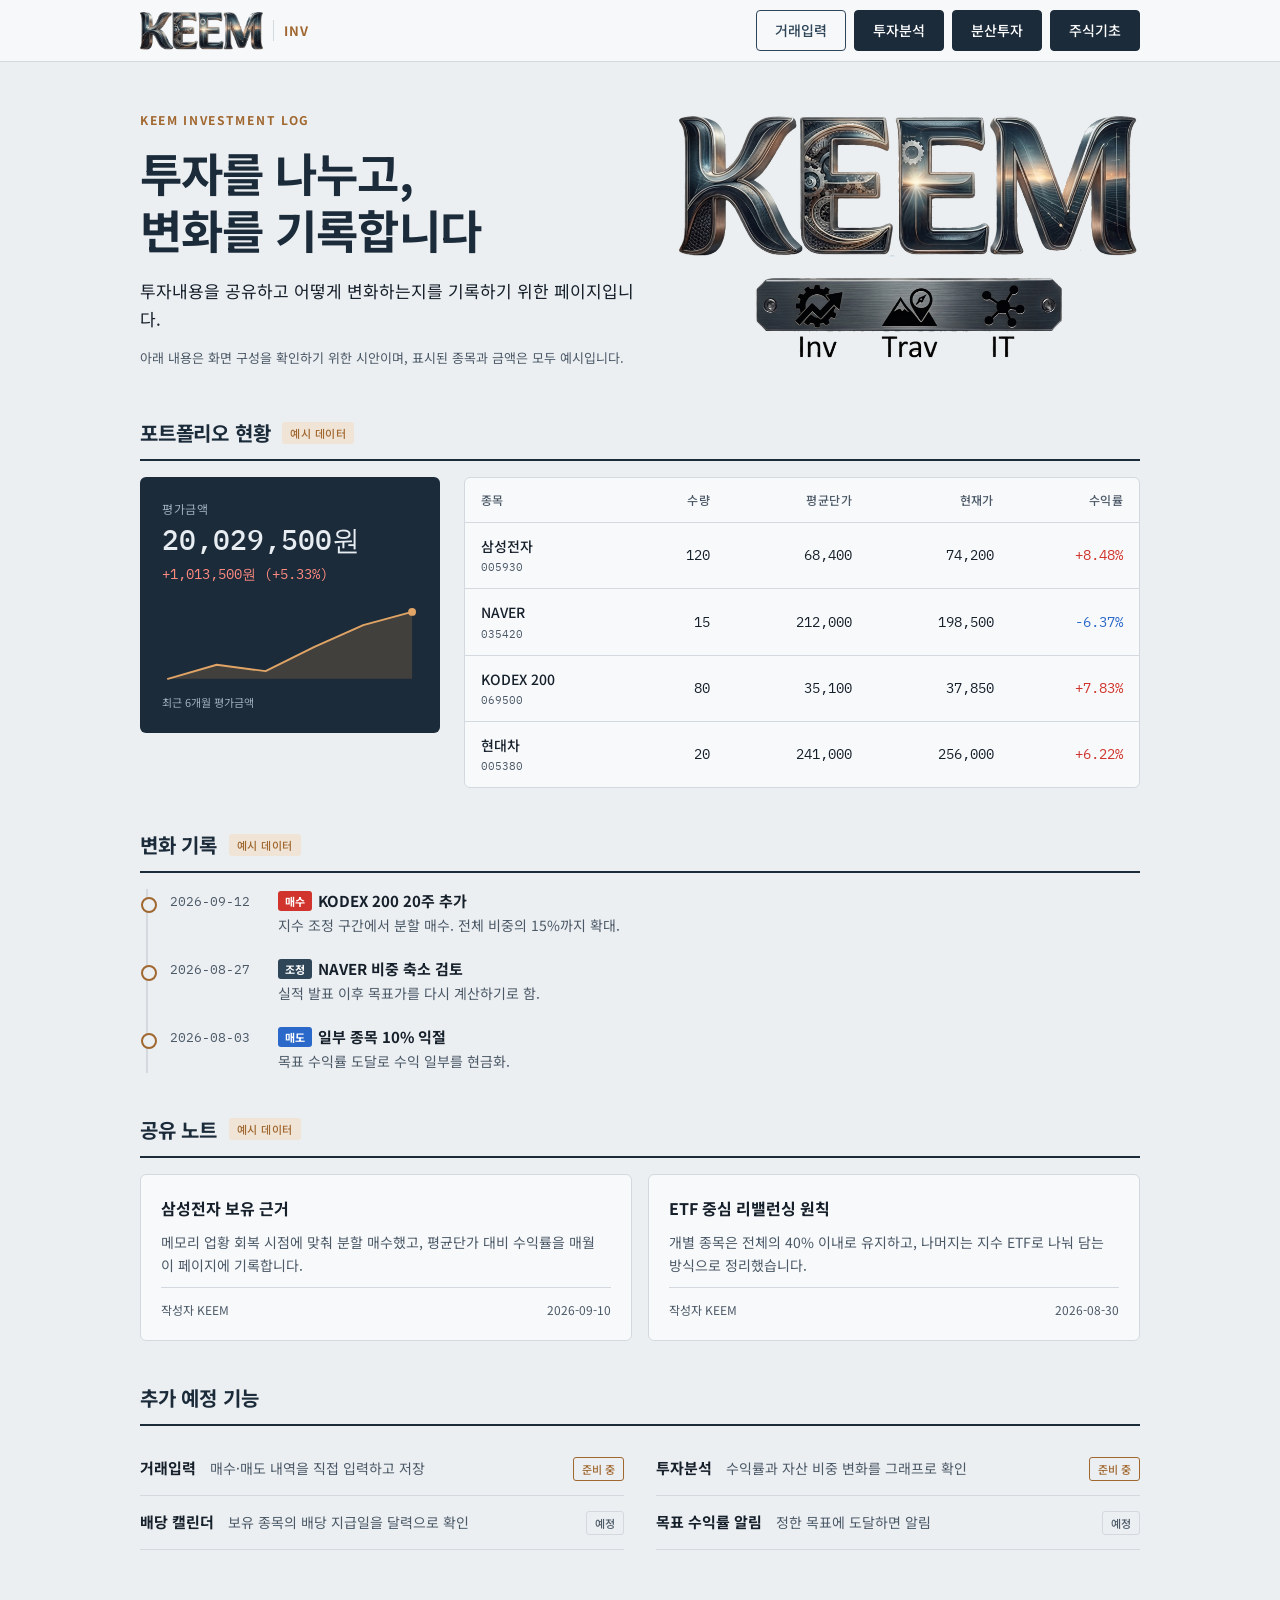
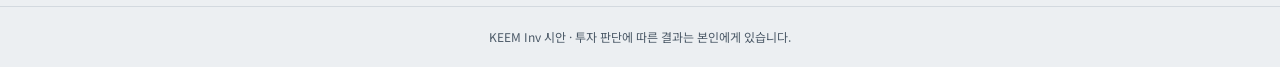
<file: index.html>
<!doctype html>
<html lang="ko">
<head>
  <meta charset="utf-8">
  <meta name="viewport" content="width=device-width, initial-scale=1">
  <title>KEEM Inv - 투자 기록 노트</title>
  <link rel="preconnect" href="https://fonts.googleapis.com">
  <link rel="preconnect" href="https://fonts.gstatic.com" crossorigin>
  <link href="https://fonts.googleapis.com/css2?family=IBM+Plex+Mono:wght@400;500&family=Noto+Sans+KR:wght@400;500;700&display=swap" rel="stylesheet">
  <link rel="icon" href="KEEM_mark.png">
  <link rel="stylesheet" href="style.css">
</head>
<body>

  <header class="topbar">
    <div class="topbar-inner">
      <a class="brand" href="index.html" aria-label="KEEM 홈">
        <span class="brand-mark"><img src="KEEM_mark.png" alt="KEEM"></span>
        <span class="brand-sub">Inv</span>
      </a>
      <nav class="actions" aria-label="주요 메뉴">
        <button type="button" class="btn btn-ghost" data-page="trade">거래입력</button>
        <a class="btn btn-solid" href="simulate.html">투자분석</a>
        <a class="btn btn-solid" href="asset_invest.html">분산투자</a>
        <a class="btn btn-solid" href="stock_element.html">주식기초</a>
      </nav>
    </div>
  </header>

  <main>

    <!-- 1. 소개 -->
    <section class="hero">
      <div class="hero-text">
        <p class="eyebrow">KEEM Investment Log</p>
        <h1>투자를 나누고,<br>변화를 기록합니다</h1>
        <p class="lead">투자내용을 공유하고 어떻게 변화하는지를 기록하기 위한 페이지입니다.</p>
        <p class="hero-note">아래 내용은 화면 구성을 확인하기 위한 시안이며, 표시된 종목과 금액은 모두 예시입니다.</p>
      </div>
      <div class="hero-logo">
        <img src="KEEM_logo_web.png" alt="KEEM 로고. 하단에 Inv, Trav, IT 세 영역이 표시되어 있습니다.">
      </div>
    </section>

    <!-- 2. 포트폴리오 현황 -->
    <section class="block" aria-labelledby="h-portfolio">
      <div class="block-head">
        <h2 id="h-portfolio">포트폴리오 현황</h2>
        <span class="tag">예시 데이터</span>
      </div>

      <div class="portfolio">
        <div class="summary">
          <p class="label">평가금액</p>
          <p class="total num" id="total-value">-</p>
          <p class="delta num" id="total-delta">-</p>
          <div class="spark" id="spark" role="img" aria-label="최근 6개월 평가금액 추이"></div>
          <p class="spark-cap">최근 6개월 평가금액</p>
        </div>

        <div class="table-wrap">
          <table>
            <thead>
              <tr>
                <th scope="col">종목</th>
                <th scope="col" class="r">수량</th>
                <th scope="col" class="r">평균단가</th>
                <th scope="col" class="r">현재가</th>
                <th scope="col" class="r">수익률</th>
              </tr>
            </thead>
            <tbody id="holdings"></tbody>
          </table>
        </div>
      </div>
    </section>

    <!-- 3. 변화 기록 -->
    <section class="block" aria-labelledby="h-log">
      <div class="block-head">
        <h2 id="h-log">변화 기록</h2>
        <span class="tag">예시 데이터</span>
      </div>
      <ol class="timeline" id="timeline"></ol>
    </section>

    <!-- 4. 공유 노트 -->
    <section class="block" aria-labelledby="h-notes">
      <div class="block-head">
        <h2 id="h-notes">공유 노트</h2>
        <span class="tag">예시 데이터</span>
      </div>
      <div class="notes" id="notes"></div>
    </section>

    <!-- 5. 추가 예정 -->
    <section class="block" aria-labelledby="h-next">
      <div class="block-head">
        <h2 id="h-next">추가 예정 기능</h2>
      </div>
      <ul class="roadmap" id="roadmap"></ul>
    </section>

  </main>

  <footer class="footer">
    <p>KEEM Inv 시안 · 투자 판단에 따른 결과는 본인에게 있습니다.</p>
  </footer>

  <div class="toast" id="toast" role="status" aria-live="polite" hidden></div>

  <script src="script.js"></script>
</body>
</html>
</file>
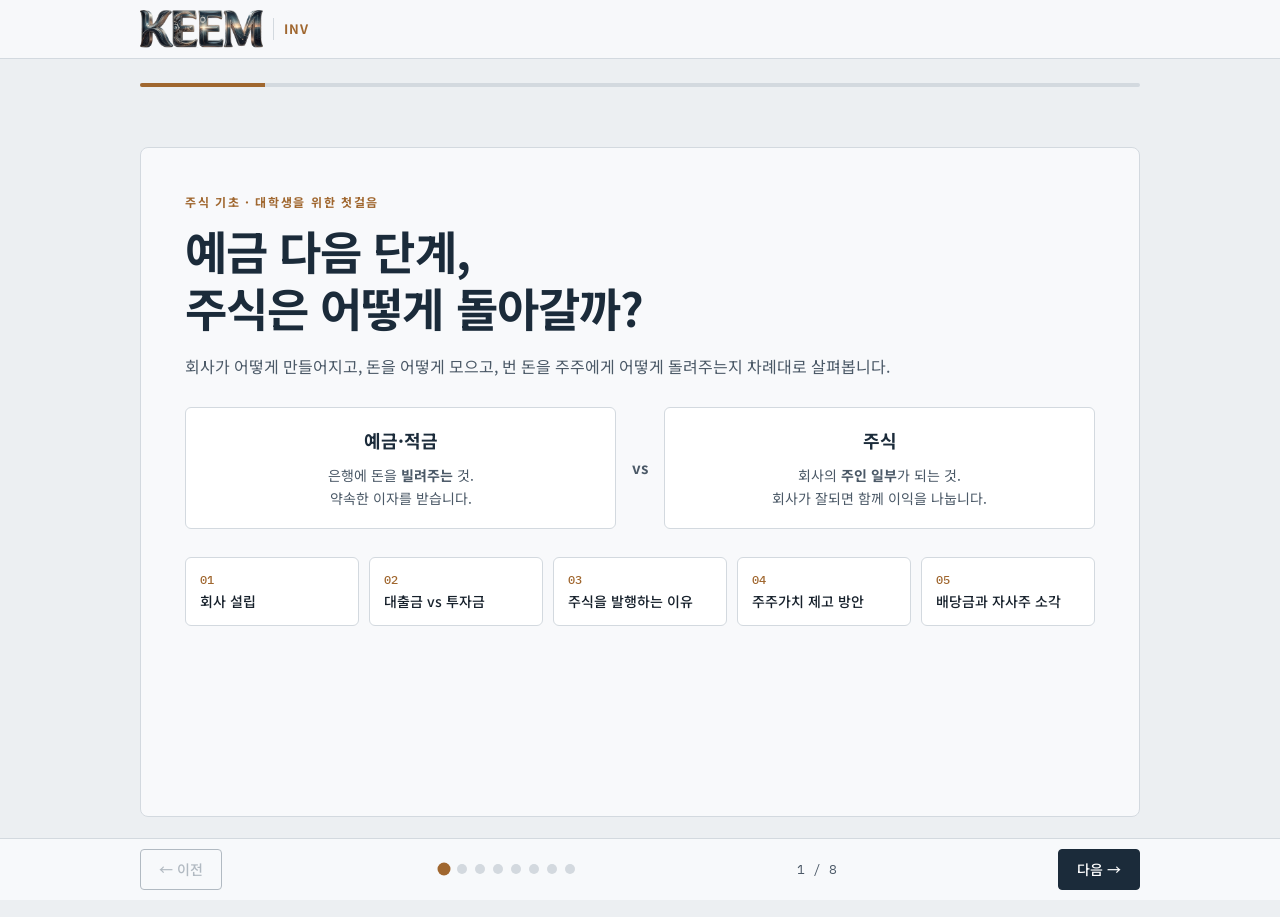
<file: stock_element.html>
<!doctype html>
<html lang="ko">
<head>
  <meta charset="utf-8">
  <meta name="viewport" content="width=device-width, initial-scale=1">
  <title>KEEM Inv - 주식 기초</title>
  <link rel="preconnect" href="https://fonts.googleapis.com">
  <link rel="preconnect" href="https://fonts.gstatic.com" crossorigin>
  <link href="https://fonts.googleapis.com/css2?family=IBM+Plex+Mono:wght@400;500&family=Noto+Sans+KR:wght@400;500;700&display=swap" rel="stylesheet">
  <link rel="icon" href="KEEM_mark.png">
  <link rel="stylesheet" href="style.css">
  <style>
    @property --p {
      syntax: "<number>";
      inherits: false;
      initial-value: 0;
    }

    :root {
      --green: #2f8a5b;
      --bank: #5b6b7a;
    }

    /* ---------- 슬라이드 틀 ---------- */
    .deck {
      max-width: var(--maxw);
      margin: 0 auto;
      padding: 24px var(--gutter) 100px;
    }

    .progress {
      height: 4px;
      background: var(--line);
      border-radius: 2px;
      overflow: hidden;
      margin-bottom: 20px;
    }
    .progress span {
      display: block;
      height: 100%;
      width: 0;
      background: var(--bronze);
      transition: width 0.4s ease;
    }

    .slide {
      display: none;
      background: var(--surface);
      border: 1px solid var(--line);
      border-radius: 8px;
      padding: clamp(20px, 4vw, 44px);
      min-height: calc(100vh - 230px);
    }
    .slide.active {
      display: flex;
      flex-direction: column;
      animation: slide-in 0.5s ease both;
    }
    .slide.active.back { animation-name: slide-in-back; }

    @keyframes slide-in {
      from { opacity: 0; transform: translateX(40px); }
      to   { opacity: 1; transform: none; }
    }
    @keyframes slide-in-back {
      from { opacity: 0; transform: translateX(-40px); }
      to   { opacity: 1; transform: none; }
    }

    .kicker {
      font-size: 12px;
      font-weight: 700;
      letter-spacing: 0.14em;
      color: var(--bronze);
      margin-bottom: 10px;
    }

    .slide h2 {
      font-size: clamp(22px, 3.4vw, 32px);
      line-height: 1.3;
      margin-bottom: 10px;
      text-wrap: balance;
    }

    .intro {
      color: var(--ink-soft);
      font-size: 16px;
      max-width: 46em;
      margin-bottom: 28px;
    }

    .slide-body { flex: 1 0 auto; }

    /* 슬라이드가 열릴 때 순서대로 나타나는 요소 */
    .rv {
      opacity: 0;
      transform: translateY(16px);
      transition: opacity 0.5s ease, transform 0.5s ease;
      transition-delay: calc(var(--d, 0) * 0.18s + 0.15s);
    }
    .slide.active .rv { opacity: 1; transform: none; }

    /* ---------- 하단 조작 바 ---------- */
    .controls {
      position: fixed;
      left: 0;
      right: 0;
      bottom: 0;
      z-index: 10;
      background: rgba(248, 249, 251, 0.95);
      backdrop-filter: blur(8px);
      border-top: 1px solid var(--line);
    }
    .controls-inner {
      max-width: var(--maxw);
      margin: 0 auto;
      padding: 10px var(--gutter);
      display: flex;
      align-items: center;
      justify-content: space-between;
      gap: 12px;
    }
    .dots { display: flex; gap: 8px; flex-wrap: wrap; justify-content: center; }
    .dot {
      width: 10px;
      height: 10px;
      padding: 0;
      border-radius: 50%;
      border: 0;
      background: var(--line);
      cursor: pointer;
      transition: background-color 0.2s, transform 0.2s;
    }
    .dot.on { background: var(--bronze); transform: scale(1.3); }
    .counter { font-family: var(--font-num); font-size: 13px; color: var(--ink-soft); min-width: 48px; text-align: center; }
    .btn:disabled { opacity: 0.35; cursor: default; pointer-events: none; }

    /* ---------- 공통 카드 ---------- */
    .cols { display: grid; gap: 16px; }
    .cols-2 { grid-template-columns: repeat(2, minmax(0, 1fr)); }
    .cols-3 { grid-template-columns: repeat(3, minmax(0, 1fr)); }
    .cols-4 { grid-template-columns: repeat(4, minmax(0, 1fr)); }

    .box {
      background: #fff;
      border: 1px solid var(--line);
      border-radius: 6px;
      padding: 18px;
    }
    .box h3 { font-size: 16px; margin-bottom: 8px; color: var(--steel-deep); }
    .box p, .box li { font-size: 14px; color: var(--ink-soft); }
    .box li + li { margin-top: 6px; }

    .pro h3 { color: var(--green); }
    .con h3 { color: var(--up); }
    .pro { border-top: 3px solid var(--green); }
    .con { border-top: 3px solid var(--up); }
    .pro li::before { content: "＋ "; color: var(--green); font-weight: 700; }
    .con li::before { content: "－ "; color: var(--up); font-weight: 700; }

    .point {
      margin-top: 22px;
      padding: 14px 18px;
      background: var(--bronze-soft);
      border-left: 4px solid var(--bronze);
      border-radius: 4px;
      font-size: 15px;
    }

    .big-num {
      font-family: var(--font-num);
      font-weight: 500;
      color: var(--steel-deep);
    }

    /* ---------- 용어 표시와 하단 용어 설명 ---------- */
    .t { font-weight: 700; color: var(--steel-deep); }
    .t sup {
      font-family: var(--font-num);
      font-size: 10px;
      font-weight: 500;
      color: var(--bronze);
      margin-left: 1px;
    }
    .glossary {
      margin-top: 32px;
      padding-top: 14px;
      border-top: 1px dashed var(--line);
      font-size: 12.5px;
      color: var(--ink-soft);
      display: grid;
      grid-template-columns: repeat(2, minmax(0, 1fr));
      gap: 6px 28px;
    }
    .glossary li { display: flex; gap: 6px; }
    .glossary .n { font-family: var(--font-num); color: var(--bronze); flex: 0 0 auto; }
    .glossary b { color: var(--ink); font-weight: 500; }

    /* ---------- 1. 표지 ---------- */
    .cover { justify-content: center; }
    .cover h1 { margin-bottom: 16px; }
    .vs {
      display: grid;
      grid-template-columns: 1fr auto 1fr;
      gap: 16px;
      align-items: stretch;
      margin: 8px 0 28px;
    }
    .vs .mid { align-self: center; font-weight: 700; color: var(--ink-soft); }
    .vs .box { text-align: center; }
    .vs .box h3 { font-size: 18px; }
    .agenda { display: grid; grid-template-columns: repeat(5, minmax(0, 1fr)); gap: 10px; }
    .agenda button {
      font: inherit;
      text-align: left;
      background: #fff;
      border: 1px solid var(--line);
      border-radius: 6px;
      padding: 12px 14px;
      cursor: pointer;
      font-size: 14px;
      font-weight: 500;
      color: var(--ink);
      transition: border-color 0.15s, transform 0.15s;
    }
    .agenda button:hover { border-color: var(--bronze); transform: translateY(-2px); }
    .agenda button span { display: block; font-family: var(--font-num); font-size: 12px; color: var(--bronze); }

    /* ---------- 2. 회사 설립 ---------- */
    .steps { display: grid; grid-template-columns: repeat(4, minmax(0, 1fr)); gap: 14px; position: relative; }
    .step { position: relative; text-align: center; }
    .step .ico {
      width: 64px;
      height: 64px;
      margin: 0 auto 12px;
      border-radius: 50%;
      background: var(--steel-deep);
      display: grid;
      place-items: center;
      color: #fff;
    }
    .step .ico svg { width: 30px; height: 30px; }
    .step .no { font-family: var(--font-num); font-size: 12px; color: var(--bronze); }
    .step h3 { font-size: 16px; margin: 2px 0 6px; }
    .step p { font-size: 13.5px; color: var(--ink-soft); }
    .step:not(:last-child)::after {
      content: "";
      position: absolute;
      top: 32px;
      left: calc(50% + 40px);
      width: calc(100% - 66px);
      height: 2px;
      background: var(--line);
    }

    .own-row { display: grid; grid-template-columns: minmax(0, 1fr) minmax(0, 1.2fr); gap: 24px; align-items: center; margin-top: 30px; }
    .grid100 { display: grid; grid-template-columns: repeat(20, 1fr); gap: 3px; }
    .grid100 i {
      aspect-ratio: 1;
      border-radius: 2px;
      background: var(--line);
      transition: background-color 0.3s, opacity 0.4s, transform 0.4s;
    }
    .grid100 i.a { background: var(--steel); }
    .grid100 i.b { background: var(--bronze); }

    /* ---------- 3. 대출 vs 투자 ---------- */
    .toggle { display: inline-flex; border: 1px solid var(--steel); border-radius: 4px; overflow: hidden; margin-bottom: 14px; }
    .toggle button {
      font: inherit;
      font-size: 14px;
      padding: 7px 16px;
      border: 0;
      background: transparent;
      color: var(--steel);
      cursor: pointer;
    }
    .toggle button.on { background: var(--steel-deep); color: #fff; }

    .bs { display: grid; grid-template-columns: 1fr 1fr; gap: 6px; height: 190px; }
    .bs-col { display: flex; flex-direction: column; gap: 4px; }
    .bs-caps { display: grid; grid-template-columns: 1fr 1fr; gap: 6px; }
    .bs-cap { font-size: 12px; color: var(--ink-soft); text-align: center; margin-top: 6px; }
    .bs-bar {
      display: grid;
      place-items: center;
      color: #fff;
      font-size: 13px;
      font-weight: 500;
      text-align: center;
      border-radius: 4px;
      overflow: hidden;
      transition: flex-grow 0.6s ease;
      flex-basis: 0;
      min-height: 0;
    }
    .bs-asset { flex: 1; background: var(--steel); }
    .bs-debt { background: var(--bank); }
    .bs-eq { background: var(--bronze); }

    .cmp { width: 100%; border-collapse: collapse; font-size: 14px; background: #fff; border: 1px solid var(--line); border-radius: 6px; }
    .cmp th, .cmp td { white-space: normal; padding: 11px 14px; vertical-align: top; }
    .cmp thead th { font-size: 13px; font-weight: 700; color: #fff; letter-spacing: 0; }
    .cmp thead th:nth-child(2) { background: var(--bank); }
    .cmp thead th:nth-child(3) { background: var(--bronze); }
    .cmp thead th:first-child { background: var(--steel-deep); }
    .cmp tbody th { font-size: 13px; color: var(--ink); font-weight: 700; width: 22%; }
    .cmp td { color: var(--ink-soft); }
    .cmp tbody tr { opacity: 0; transform: translateX(-12px); transition: opacity 0.4s, transform 0.4s; }
    .slide.active .cmp tbody tr { opacity: 1; transform: none; }
    .cmp tbody tr:nth-child(1) { transition-delay: 0.3s; }
    .cmp tbody tr:nth-child(2) { transition-delay: 0.45s; }
    .cmp tbody tr:nth-child(3) { transition-delay: 0.6s; }
    .cmp tbody tr:nth-child(4) { transition-delay: 0.75s; }
    .cmp tbody tr:nth-child(5) { transition-delay: 0.9s; }
    .cmp tbody tr:nth-child(6) { transition-delay: 1.05s; }

    .loan-row { display: grid; grid-template-columns: minmax(0, 1fr) minmax(0, 1.6fr); gap: 24px; align-items: start; }

    /* ---------- 4. 주식 발행 / 지분 희석 ---------- */
    .dilute { display: grid; grid-template-columns: auto auto auto; gap: 18px; align-items: center; justify-content: center; margin-bottom: 26px; }
    .donut {
      --p: 0;
      width: 150px;
      height: 150px;
      border-radius: 50%;
      background: conic-gradient(var(--steel) calc(var(--p) * 1%), var(--bronze) 0);
      display: grid;
      place-items: center;
      transition: --p 1.2s ease;
    }
    .donut::before {
      content: "";
      grid-area: 1 / 1;
      width: 96px;
      height: 96px;
      border-radius: 50%;
      background: var(--surface);
    }
    .donut b {
      grid-area: 1 / 1;
      position: relative;
      font-family: var(--font-num);
      font-size: 20px;
      font-weight: 500;
      color: var(--steel-deep);
    }
    .donut-cap { text-align: center; font-size: 13px; color: var(--ink-soft); margin-top: 8px; }
    .arrow { font-size: 26px; color: var(--ink-soft); }
    .legend { display: flex; gap: 14px; justify-content: center; font-size: 12.5px; color: var(--ink-soft); margin-top: 6px; }
    .legend i { display: inline-block; width: 10px; height: 10px; border-radius: 2px; margin-right: 5px; vertical-align: -1px; }

    /* ---------- 5. 주주가치 제고 ---------- */
    .flow { display: grid; grid-template-columns: auto 1fr; gap: 20px; align-items: center; margin-bottom: 24px; }
    .flow-src {
      background: var(--steel-deep);
      color: #fff;
      border-radius: 6px;
      padding: 16px 20px;
      text-align: center;
      font-weight: 700;
    }
    .flow-src small { display: block; font-weight: 400; font-size: 12px; color: #9fb0bf; }
    .flow-src .t { color: #fff; font-weight: 400; }
    .flow-out { display: grid; gap: 8px; }
    .flow-line { display: flex; align-items: center; gap: 10px; font-size: 14px; }
    .flow-line .bar {
      height: 26px;
      border-radius: 3px;
      width: 0;
      transition: width 0.9s ease;
      flex: 0 0 auto;
    }
    .slide.active .flow-line .bar { width: var(--w); }
    .flow-line:nth-child(2) .bar { transition-delay: 0.2s; }
    .flow-line:nth-child(3) .bar { transition-delay: 0.4s; }

    .ways .box { position: relative; padding-top: 30px; }
    .ways .box .no {
      position: absolute;
      top: -14px;
      left: 16px;
      width: 28px;
      height: 28px;
      border-radius: 50%;
      background: var(--bronze);
      color: #fff;
      display: grid;
      place-items: center;
      font-family: var(--font-num);
      font-size: 13px;
    }
    .ways .box.hl { border-color: var(--bronze); background: var(--bronze-soft); }

    /* ---------- 6. 배당 ---------- */
    .divflow { display: grid; grid-template-columns: repeat(4, minmax(0, 1fr)); gap: 12px; align-items: stretch; margin-bottom: 26px; }
    .df {
      background: #fff;
      border: 1px solid var(--line);
      border-radius: 6px;
      padding: 16px;
      text-align: center;
      position: relative;
    }
    .df:not(:last-child)::after {
      content: "→";
      position: absolute;
      right: -12px;
      top: 50%;
      transform: translate(50%, -50%);
      color: var(--bronze);
      font-weight: 700;
      z-index: 1;
    }
    .df .lb { font-size: 12.5px; color: var(--ink-soft); }
    .df .big-num { font-size: 22px; display: block; margin: 4px 0; }
    .df .sm { font-size: 12px; color: var(--ink-soft); }
    .df.me { background: var(--steel-deep); border-color: var(--steel-deep); }
    .df.me .lb, .df.me .sm { color: #9fb0bf; }
    .df.me .big-num { color: #fff; }
    .split { display: flex; height: 10px; border-radius: 5px; overflow: hidden; margin-top: 8px; background: var(--line); }
    .split span { width: 0; transition: width 1s ease 0.6s; }
    .slide.active .split span { width: var(--w); }

    /* ---------- 7. 자사주 소각 ---------- */
    .burn-row { display: grid; grid-template-columns: minmax(0, 1fr) minmax(0, 1fr); gap: 28px; align-items: center; margin-bottom: 26px; }
    .grid-burn { grid-template-columns: repeat(10, 1fr); gap: 4px; max-width: 320px; }
    .grid-burn i.me { background: var(--up); }
    .grid-burn i.buy { background: var(--bronze); }
    .grid-burn i.gone { opacity: 0; transform: scale(0.3); }
    .phase { font-size: 14px; font-weight: 700; color: var(--steel-deep); min-height: 1.6em; margin-bottom: 10px; }
    .stats { display: grid; gap: 10px; }
    .stat { display: flex; justify-content: space-between; align-items: baseline; gap: 12px; border-bottom: 1px solid var(--line); padding-bottom: 8px; font-size: 14px; color: var(--ink-soft); }
    .stat .big-num { font-size: 20px; }
    .stat .big-num.upv { color: var(--up); }

    /* ---------- 8. 비교 ---------- */
    .cmp2 thead th:nth-child(2) { background: var(--green); }
    .cmp2 thead th:nth-child(3) { background: var(--bronze); }
    .takeaway { display: grid; grid-template-columns: repeat(3, minmax(0, 1fr)); gap: 12px; margin-top: 22px; }
    .takeaway .box { border-left: 4px solid var(--steel-deep); }

    /* ---------- 반응형 ---------- */
    @media (max-width: 860px) {
      .cols-3, .cols-4, .takeaway { grid-template-columns: 1fr; }
      .cols-2, .own-row, .loan-row, .burn-row { grid-template-columns: 1fr; }
      .agenda { grid-template-columns: repeat(2, minmax(0, 1fr)); }
      .steps { grid-template-columns: repeat(2, minmax(0, 1fr)); row-gap: 24px; }
      .step::after { display: none; }
      .divflow { grid-template-columns: repeat(2, minmax(0, 1fr)); row-gap: 20px; }
      .df:nth-child(2)::after { display: none; }
      .glossary { grid-template-columns: 1fr; }
      .slide { min-height: 0; }
    }
    @media (max-width: 480px) {
      .vs { grid-template-columns: 1fr; }
      .agenda { grid-template-columns: 1fr; }
      .dilute { grid-template-columns: 1fr; }
      .dilute .arrow { transform: rotate(90deg); text-align: center; }
      .flow { grid-template-columns: 1fr; }
      .divflow { grid-template-columns: 1fr; }
      .df::after { display: none; }
      .counter { display: none; }
    }
    @media (prefers-reduced-motion: reduce) {
      .slide.active { animation: none; }
      .rv, .cmp tbody tr, .flow-line .bar, .split span, .donut, .bs-bar, .grid100 i { transition: none; }
    }
  </style>
</head>
<body>

  <header class="topbar">
    <div class="topbar-inner">
      <a class="brand" href="index.html" aria-label="KEEM 홈으로 이동">
        <span class="brand-mark"><img src="KEEM_mark.png" alt="KEEM"></span>
        <span class="brand-sub">Inv</span>
      </a>
    </div>
  </header>

  <main class="deck">
    <div class="progress" aria-hidden="true"><span id="bar"></span></div>

    <!-- 1. 표지 -->
    <section class="slide cover" aria-label="표지">
      <div class="slide-body">
        <p class="kicker rv">주식 기초 · 대학생을 위한 첫걸음</p>
        <h1 class="rv" style="--d:1">예금 다음 단계,<br>주식은 어떻게 돌아갈까?</h1>
        <p class="intro rv" style="--d:2">회사가 어떻게 만들어지고, 돈을 어떻게 모으고, 번 돈을 주주에게 어떻게 돌려주는지 차례대로 살펴봅니다.</p>

        <div class="vs rv" style="--d:3">
          <div class="box">
            <h3>예금·적금</h3>
            <p>은행에 돈을 <b>빌려주는</b> 것.<br>약속한 이자를 받습니다.</p>
          </div>
          <div class="mid">vs</div>
          <div class="box">
            <h3>주식</h3>
            <p>회사의 <b>주인 일부</b>가 되는 것.<br>회사가 잘되면 함께 이익을 나눕니다.</p>
          </div>
        </div>

        <div class="agenda rv" style="--d:4">
          <button type="button" data-go="1"><span>01</span>회사 설립</button>
          <button type="button" data-go="2"><span>02</span>대출금 vs 투자금</button>
          <button type="button" data-go="3"><span>03</span>주식을 발행하는 이유</button>
          <button type="button" data-go="4"><span>04</span>주주가치 제고 방안</button>
          <button type="button" data-go="5"><span>05</span>배당금과 자사주 소각</button>
        </div>
      </div>
    </section>

    <!-- 2. 회사 설립 -->
    <section class="slide" aria-label="회사 설립" data-anim="own">
      <div class="slide-body">
        <p class="kicker">01 · 회사 설립</p>
        <h2>회사는 이렇게 태어납니다</h2>
        <p class="intro">대학생 A가 3,000만 원으로 밀키트 회사를 차린다고 해 볼게요.</p>

        <div class="steps">
          <div class="step rv" style="--d:1">
            <div class="ico"><svg viewBox="0 0 24 24" fill="none" stroke="currentColor" stroke-width="2" stroke-linecap="round" stroke-linejoin="round"><path d="M9 18h6M10 21h4M12 3a6 6 0 0 0-3.5 10.9c.6.5 1 1.2 1 2.1h5c0-.9.4-1.6 1-2.1A6 6 0 0 0 12 3z"/></svg></div>
            <p class="no">STEP 1</p>
            <h3>사업 아이디어</h3>
            <p>무엇을 팔지, 어떻게 돈을 벌지 계획을 세웁니다.</p>
          </div>
          <div class="step rv" style="--d:2">
            <div class="ico"><svg viewBox="0 0 24 24" fill="none" stroke="currentColor" stroke-width="2" stroke-linecap="round" stroke-linejoin="round"><ellipse cx="12" cy="6" rx="7" ry="3"/><path d="M5 6v6c0 1.7 3.1 3 7 3s7-1.3 7-3V6M5 12v6c0 1.7 3.1 3 7 3s7-1.3 7-3v-6"/></svg></div>
            <p class="no">STEP 2</p>
            <h3>밑천 모으기</h3>
            <p>A가 자기 돈 3,000만 원을 회사의 <span class="t" data-t="capital">자본금</span>으로 넣습니다.</p>
          </div>
          <div class="step rv" style="--d:3">
            <div class="ico"><svg viewBox="0 0 24 24" fill="none" stroke="currentColor" stroke-width="2" stroke-linecap="round" stroke-linejoin="round"><path d="M3 21h18M5 21V7l7-4 7 4v14M9 21v-6h6v6M9 10h.01M15 10h.01"/></svg></div>
            <p class="no">STEP 3</p>
            <h3>회사 등록</h3>
            <p>나라에 등록하면 회사가 A와는 별개의 <span class="t" data-t="corp">법인</span>이 됩니다.</p>
          </div>
          <div class="step rv" style="--d:4">
            <div class="ico"><svg viewBox="0 0 24 24" fill="none" stroke="currentColor" stroke-width="2" stroke-linecap="round" stroke-linejoin="round"><rect x="3" y="4" width="18" height="16" rx="2"/><path d="M7 9h10M7 13h6"/><circle cx="16.5" cy="15.5" r="2"/></svg></div>
            <p class="no">STEP 4</p>
            <h3>주식 발행</h3>
            <p>1주 <span class="t" data-t="par">액면가</span> 1만 원으로 3,000주를 만들어 A가 모두 갖습니다.</p>
          </div>
        </div>

        <div class="own-row">
          <div class="rv" style="--d:5">
            <p class="phase" id="own-phase">주식 = 회사를 잘게 나눈 소유권 조각</p>
            <div class="grid100" id="own-grid" aria-hidden="true"></div>
            <div class="legend"><span><i style="background:var(--steel)"></i>A의 주식</span></div>
          </div>
          <div class="box rv" style="--d:6">
            <h3>그래서 A는 이 회사의 100% <span class="t" data-t="holder">주주</span>입니다</h3>
            <p>주식을 가진 사람이 곧 회사의 주인입니다. 주식을 많이 가질수록 회사에서 차지하는 몫과 발언권이 커집니다.</p>
          </div>
        </div>
      </div>
      <ul class="glossary"></ul>
    </section>

    <!-- 3. 대출 vs 투자 -->
    <section class="slide" aria-label="은행 대출금과 투자금의 차이">
      <div class="slide-body">
        <p class="kicker">02 · 대출금 vs 투자금</p>
        <h2>회사가 2,000만 원이 더 필요하다면?</h2>
        <p class="intro">장사가 잘돼서 공장을 넓히려고 합니다. 돈을 구하는 방법은 크게 두 가지입니다.</p>

        <div class="loan-row">
          <div class="rv" style="--d:1">
            <div class="toggle" role="group" aria-label="자금 조달 방법 선택">
              <button type="button" class="on" data-bs="loan">A. 은행 대출</button>
              <button type="button" data-bs="invest">B. 투자 받기</button>
            </div>
            <div class="bs">
              <div class="bs-col">
                <div class="bs-bar bs-asset">회사 재산<br>5,000만 원</div>
              </div>
              <div class="bs-col">
                <div class="bs-bar bs-debt" id="bs-debt" style="flex-grow:2">빌린 돈 2,000만 원</div>
                <div class="bs-bar bs-eq" id="bs-eq" style="flex-grow:3">주주의 돈 3,000만 원</div>
              </div>
            </div>
            <div class="bs-caps">
              <p class="bs-cap"><span class="t" data-t="asset">자산</span></p>
              <p class="bs-cap"><span class="t" data-t="debt">부채</span> + <span class="t" data-t="equity">자기자본</span></p>
            </div>
            <p class="bs-cap" id="bs-note" style="margin-top:0">대출을 받으면 재산은 늘지만, 갚아야 할 빚도 함께 늘어납니다.</p>
          </div>

          <table class="cmp rv" style="--d:2">
            <thead>
              <tr><th scope="col">구분</th><th scope="col">A. 은행 대출금</th><th scope="col">B. 투자자의 투자금</th></tr>
            </thead>
            <tbody>
              <tr><th scope="row">갚아야 하나요?</th><td>네. 정해진 날까지 원금을 갚아야 합니다.</td><td>아니요. 갚을 의무가 없습니다.</td></tr>
              <tr><th scope="row">돈을 준 대가</th><td><span class="t" data-t="interest">이자</span>를 꼬박꼬박 냅니다. (예: 연 5%면 매년 100만 원)</td><td>회사의 주식을 줍니다. 이익이 나면 나눠 주고, 회사 가치가 오르면 함께 부자가 됩니다.</td></tr>
              <tr><th scope="row">회사가 망하면?</th><td>은행이 남은 재산에서 먼저 돌려받습니다.</td><td>빚을 다 갚고 남은 게 있어야 돌려받습니다. 한 푼도 못 받을 수 있습니다.</td></tr>
              <tr><th scope="row">경영 참여</th><td>보통 참여하지 않습니다.</td><td><span class="t" data-t="vote">의결권</span>으로 중요한 결정에 투표합니다.</td></tr>
              <tr><th scope="row">돈을 준 사람은</th><td><span class="t" data-t="creditor">채권자</span> (빌려준 사람)</td><td>주주 (공동 주인)</td></tr>
              <tr><th scope="row">내 예금에 비유하면</th><td>예금도 이쪽입니다. 내가 은행에 빌려주고 이자를 받는 구조예요.</td><td>주식 투자가 이쪽입니다. 원금이 보장되지 않는 대신 더 큰 이익을 기대할 수 있어요.</td></tr>
            </tbody>
          </table>
        </div>
      </div>
      <ul class="glossary"></ul>
    </section>

    <!-- 4. 주식을 발행하는 이유 -->
    <section class="slide" aria-label="회사가 주식을 발행하는 이유와 장단점" data-anim="donut">
      <div class="slide-body">
        <p class="kicker">03 · 주식을 발행하는 이유</p>
        <h2>A가 B안(투자 받기)을 고르면 무슨 일이 생길까?</h2>
        <p class="intro">투자자에게 2,000만 원을 받고 새 주식 2,000주를 줍니다. 전체 주식은 5,000주가 됩니다.</p>

        <div class="dilute rv" style="--d:1">
          <div>
            <div class="donut" data-to="100"><b>100%</b></div>
            <p class="donut-cap">투자 전 · A 3,000주</p>
          </div>
          <div class="arrow" aria-hidden="true">→</div>
          <div>
            <div class="donut" data-to="60"><b>60%</b></div>
            <p class="donut-cap">투자 후 · 전체 5,000주</p>
          </div>
        </div>
        <div class="legend rv" style="--d:1; margin:-16px 0 24px"><span><i style="background:var(--steel)"></i>A의 <span class="t" data-t="stake">지분</span></span><span><i style="background:var(--bronze)"></i>새 투자자의 지분</span></div>

        <div class="cols cols-3">
          <div class="box rv" style="--d:2">
            <h3>왜 주식을 발행할까?</h3>
            <ul>
              <li>빌리기 힘든 큰돈을 모을 수 있습니다.</li>
              <li>갚을 필요도, 이자도 없어 회사가 버틸 힘이 생깁니다.</li>
              <li>회사가 더 크면 <span class="t" data-t="ipo">상장</span>해서 수많은 사람에게 주식을 팔 수 있습니다.</li>
            </ul>
          </div>
          <div class="box pro rv" style="--d:3">
            <h3>장점</h3>
            <ul>
              <li>이자 부담·상환 부담이 없습니다.</li>
              <li>사업이 실패해도 빚처럼 갚을 필요가 없습니다.</li>
              <li>투자자의 경험과 인맥도 함께 얻을 수 있습니다.</li>
            </ul>
          </div>
          <div class="box con rv" style="--d:4">
            <h3>단점</h3>
            <ul>
              <li>A의 몫이 100% → 60%로 줄어듭니다. (<span class="t" data-t="dilution">지분 희석</span>)</li>
              <li>지분이 계속 줄면 <span class="t" data-t="control">경영권</span>을 잃을 수 있습니다.</li>
              <li>앞으로 번 이익을 주주들과 나눠야 합니다.</li>
              <li>상장하면 회사 정보를 꾸준히 <span class="t" data-t="disclose">공시</span>해야 합니다.</li>
            </ul>
          </div>
        </div>
      </div>
      <ul class="glossary"></ul>
    </section>

    <!-- 5. 주주가치 제고 -->
    <section class="slide" aria-label="주주가치 제고를 위한 방안">
      <div class="slide-body">
        <p class="kicker">04 · 주주가치 제고</p>
        <h2>주주의 주식 가치를 높이는 방법</h2>
        <p class="intro"><span class="t" data-t="valueup">주주가치 제고</span>란 회사가 주주가 가진 주식의 가치를 높이려고 노력하는 것입니다. 회사가 번 돈을 어디에 쓰는지가 핵심입니다.</p>

        <div class="flow rv" style="--d:1">
          <div class="flow-src">회사가 번 돈<small><span class="t" data-t="netincome">순이익</span></small></div>
          <div class="flow-out">
            <div class="flow-line"><span class="bar" style="--w:min(46%,260px); background:var(--steel)"></span>사업에 다시 투자 → 더 많이 벌기</div>
            <div class="flow-line"><span class="bar" style="--w:min(30%,170px); background:var(--green)"></span>배당금으로 나눠 주기</div>
            <div class="flow-line"><span class="bar" style="--w:min(22%,125px); background:var(--bronze)"></span>자사주를 사서 없애기</div>
          </div>
        </div>

        <div class="cols cols-4 ways" style="margin-top:20px">
          <div class="box rv" style="--d:2"><span class="no">1</span><h3>돈을 잘 벌기</h3><p>가장 기본입니다. 이익이 꾸준히 늘면 주식의 가치도 오릅니다.</p></div>
          <div class="box hl rv" style="--d:3"><span class="no">2</span><h3>배당금 지급</h3><p>번 돈의 일부를 주주에게 현금으로 나눠 줍니다.</p></div>
          <div class="box hl rv" style="--d:4"><span class="no">3</span><h3>자사주 매입·소각</h3><p>회사가 자기 주식을 사서 없애 1주의 가치를 키웁니다.</p></div>
          <div class="box rv" style="--d:5"><span class="no">4</span><h3>투명한 경영</h3><p>좋은 <span class="t" data-t="governance">지배구조</span>를 갖추고, <span class="t" data-t="ir">IR</span>로 투자자와 솔직하게 소통합니다.</p></div>
        </div>

        <p class="point rv" style="--d:6">2번과 3번처럼 번 돈을 주주에게 직접 돌려주는 것을 <span class="t" data-t="return">주주환원</span>이라고 합니다. 한국에서도 2024년부터 정부가 '기업 밸류업 프로그램'으로 이런 노력을 권하고 있습니다.</p>
      </div>
      <ul class="glossary"></ul>
    </section>

    <!-- 6. 배당금 -->
    <section class="slide" aria-label="배당금 지급의 이유와 장단점" data-anim="count">
      <div class="slide-body">
        <p class="kicker">05 · 주주환원 ① 배당금</p>
        <h2>번 돈을 현금으로 나눠 주는 배당금</h2>
        <p class="intro">회사가 크게 성장해 상장했다고 해 볼게요. 내가 이 회사 주식 50주를 갖고 있다면?</p>

        <div class="divflow">
          <div class="df rv" style="--d:1">
            <p class="lb">올해 순이익</p>
            <span class="big-num"><span data-count="100">0</span>억 원</span>
            <p class="sm">1년 동안 최종적으로 남긴 돈</p>
          </div>
          <div class="df rv" style="--d:2">
            <p class="lb">배당으로 나눌 돈</p>
            <span class="big-num"><span data-count="40">0</span>억 원</span>
            <p class="sm"><span class="t" data-t="payout">배당성향</span> 40% · 나머지 60억은 재투자</p>
            <div class="split" aria-hidden="true"><span style="--w:40%; background:var(--green)"></span></div>
          </div>
          <div class="df rv" style="--d:3">
            <p class="lb">1주당 배당금</p>
            <span class="big-num"><span data-count="400">0</span>원</span>
            <p class="sm">40억 원 ÷ 주식 1,000만 주</p>
          </div>
          <div class="df me rv" style="--d:4">
            <p class="lb">내가 받는 돈</p>
            <span class="big-num"><span data-count="20000">0</span>원</span>
            <p class="sm">400원 × 50주 · 세금 떼기 전</p>
          </div>
        </div>

        <div class="cols cols-3">
          <div class="box rv" style="--d:5">
            <h3>왜 배당을 줄까?</h3>
            <ul>
              <li>주인인 주주에게 이익을 직접 나눠 줍니다.</li>
              <li>"우리 회사는 꾸준히 돈을 번다"는 자신감을 보여 줍니다.</li>
              <li>꾸준한 현금을 원하는 투자자를 끌어들입니다.</li>
            </ul>
          </div>
          <div class="box pro rv" style="--d:6">
            <h3>장점</h3>
            <ul>
              <li>주식을 팔지 않아도 현금이 들어옵니다.</li>
              <li>주가가 오르내려도 받는 돈이라 예금 이자처럼 느껴집니다.</li>
              <li>회사가 약속을 잘 지키는지 확인하기 쉽습니다.</li>
            </ul>
          </div>
          <div class="box con rv" style="--d:7">
            <h3>단점</h3>
            <ul>
              <li>받을 때마다 <span class="t" data-t="divtax">배당소득세</span>를 뗍니다.</li>
              <li>회사가 사업에 다시 쓸 돈이 줄어듭니다.</li>
              <li>한 번 올리면 줄이기 어렵습니다. 줄이면 실망해 주가가 떨어지기도 합니다.</li>
              <li><span class="t" data-t="exdiv">배당락</span>일에 주가가 배당금만큼 내려가는 경향이 있습니다.</li>
            </ul>
          </div>
        </div>
      </div>
      <ul class="glossary"></ul>
    </section>

    <!-- 7. 자사주 소각 -->
    <section class="slide" aria-label="자사주 소각의 이유와 장단점" data-anim="burn">
      <div class="slide-body">
        <p class="kicker">05 · 주주환원 ② 자사주 소각</p>
        <h2>주식 수를 줄여 1주의 가치를 키우는 자사주 소각</h2>
        <p class="intro">이해하기 쉽게, 주식이 100주뿐이고 1년 순이익이 1억 원인 회사로 단순화해 볼게요. 나는 1주를 갖고 있습니다.</p>

        <div class="burn-row">
          <div class="rv" style="--d:1">
            <p class="phase" id="burn-phase" aria-live="polite">&nbsp;</p>
            <div class="grid100 grid-burn" id="burn-grid" aria-hidden="true"></div>
            <div class="legend"><span><i style="background:var(--up)"></i>내 주식</span><span><i style="background:var(--bronze)"></i>회사가 사들인 주식</span></div>
          </div>
          <div class="stats rv" style="--d:2">
            <div class="stat"><span>전체 주식 수</span><span class="big-num" id="s-total">100주</span></div>
            <div class="stat"><span>내 지분 (1주)</span><span class="big-num" id="s-share">1.00%</span></div>
            <div class="stat"><span><span class="t" data-t="eps">주당순이익</span></span><span class="big-num" id="s-eps">100만 원</span></div>
            <p class="bs-cap" style="text-align:left">회사 순이익은 1억 원 그대로인데, 나누는 주식 수가 줄어서 1주의 몫이 약 11% 커집니다.</p>
          </div>
        </div>

        <div class="cols cols-3">
          <div class="box rv" style="--d:3">
            <h3>왜 자사주를 소각할까?</h3>
            <ul>
              <li><span class="t" data-t="treasury">자사주</span>를 사서 <span class="t" data-t="burn">소각</span>하면 남은 1주의 몫이 커집니다.</li>
              <li>"우리 주가는 실제 가치보다 싸다"는 신호를 줍니다.</li>
              <li>배당과 달리 주주가 당장 세금을 내지 않습니다.</li>
            </ul>
          </div>
          <div class="box pro rv" style="--d:4">
            <h3>장점</h3>
            <ul>
              <li>주식 수가 영구히 줄어 효과가 오래갑니다.</li>
              <li>주가 상승으로 이어지기 쉽습니다.</li>
              <li>회사가 형편에 따라 규모와 시기를 조절하기 쉽습니다.</li>
            </ul>
          </div>
          <div class="box con rv" style="--d:5">
            <h3>단점</h3>
            <ul>
              <li>주식을 팔기 전까지는 현금이 손에 들어오지 않습니다.</li>
              <li>비쌀 때 사면 회사 돈을 낭비하는 셈입니다.</li>
              <li>회사에 남는 현금이 줄어 투자 여력이 약해집니다.</li>
              <li>사기만 하고 소각하지 않으면 다시 팔 수 있어 효과가 약합니다.</li>
            </ul>
          </div>
        </div>
      </div>
      <ul class="glossary"></ul>
    </section>

    <!-- 8. 배당 vs 소각 정리 -->
    <section class="slide" aria-label="배당금과 자사주 소각 비교">
      <div class="slide-body">
        <p class="kicker">05 · 한눈에 비교</p>
        <h2>배당금 vs 자사주 소각</h2>
        <p class="intro">둘 다 회사가 번 돈을 주주에게 돌려주는 방법입니다. 돌려주는 모양만 다릅니다.</p>

        <table class="cmp cmp2 rv" style="--d:1">
          <thead>
            <tr><th scope="col">구분</th><th scope="col">배당금</th><th scope="col">자사주 소각</th></tr>
          </thead>
          <tbody>
            <tr><th scope="row">주주가 받는 것</th><td>현금</td><td>1주의 가치 상승 (주가 상승 기대)</td></tr>
            <tr><th scope="row">세금</th><td>받을 때 배당소득세</td><td>주식을 팔기 전까지는 없음</td></tr>
            <tr><th scope="row">효과가 가는 사람</th><td>배당 기준일에 주식을 가진 주주</td><td>주식을 계속 들고 있는 주주</td></tr>
            <tr><th scope="row">회사 입장</th><td>매년 비슷한 수준을 유지해야 하는 부담</td><td>상황에 맞게 규모와 시기를 조절 가능</td></tr>
            <tr><th scope="row">잘 맞는 투자자</th><td>꾸준한 현금이 필요한 사람</td><td>오래 보유하며 가치 상승을 기대하는 사람</td></tr>
          </tbody>
        </table>

        <div class="takeaway">
          <div class="box rv" style="--d:3"><h3>주식 = 회사의 주인</h3><p>예금은 돈을 빌려주는 것, 주식은 회사를 함께 소유하는 것입니다.</p></div>
          <div class="box rv" style="--d:4"><h3>투자금은 갚지 않는 돈</h3><p>그래서 투자자는 원금 손실 위험을 지는 대신 이익을 나눠 받습니다.</p></div>
          <div class="box rv" style="--d:5"><h3>돈을 어디에 쓰는지 보기</h3><p>좋은 회사는 잘 벌고, 번 돈을 주주에게 공정하게 돌려줍니다.</p></div>
        </div>
      </div>
      <ul class="glossary"></ul>
    </section>
  </main>

  <nav class="controls" aria-label="슬라이드 이동">
    <div class="controls-inner">
      <button type="button" class="btn btn-ghost" id="prev">← 이전</button>
      <div class="dots" id="dots"></div>
      <span class="counter" id="counter"></span>
      <button type="button" class="btn btn-solid" id="next">다음 →</button>
    </div>
  </nav>

  <script>
    "use strict";

    /* ---------- 용어 설명 (본문에 표시된 용어는 슬라이드 하단에 번호순으로 설명) ---------- */
    const TERMS = {
      capital:    ["자본금", "회사를 세울 때 주주들이 넣은 기본 밑천. 보통 '발행한 주식 수 × 액면가'로 계산합니다."],
      corp:       ["법인", "법에서 사람처럼 인정해 주는 단체. 회사 이름으로 계약하고 재산을 가질 수 있습니다."],
      par:        ["액면가", "주식을 처음 만들 때 1주에 정해 둔 금액. 시장에서 실제로 사고파는 가격(주가)과는 다릅니다."],
      holder:     ["주주", "주식을 가진 사람. 가진 주식만큼 회사의 주인입니다."],
      asset:      ["자산", "회사가 가진 모든 재산. 현금, 건물, 기계, 재고 등을 모두 합한 것입니다."],
      debt:       ["부채", "남에게 빌려서 언젠가 갚아야 하는 돈. '타인자본'이라고도 합니다."],
      equity:     ["자기자본", "주주가 넣은 돈과 회사가 벌어서 쌓아 둔 돈. 갚을 의무가 없습니다."],
      interest:   ["이자", "돈을 빌린 대가로 빌려준 사람에게 내는 돈."],
      vote:       ["의결권", "주주총회에서 회사의 중요한 일에 찬성·반대 투표를 할 수 있는 권리. 보통 1주에 1표입니다."],
      creditor:   ["채권자", "돈을 빌려주고 돌려받을 권리가 있는 사람. 은행에 예금한 사람도 은행의 채권자입니다."],
      stake:      ["지분", "회사 전체 주식 중에서 내가 가진 주식의 비율."],
      ipo:        ["상장", "주식을 증권거래소에 등록해 누구나 사고팔 수 있게 하는 것. 처음 상장하며 주식을 공개 판매하는 것을 IPO(기업공개)라고 합니다."],
      dilution:   ["지분 희석", "새 주식이 발행되면서 기존 주주가 가진 비율이 줄어드는 것."],
      control:    ["경영권", "회사의 중요한 결정을 내리고 경영진을 정할 수 있는 힘. 보통 지분이 가장 많은 주주가 가집니다."],
      disclose:   ["공시", "투자자가 알아야 할 회사의 중요한 정보를 모두에게 공개하는 것. 상장회사는 법으로 의무입니다."],
      valueup:    ["주주가치 제고", "주주가 가진 주식의 가치를 높이는 것. '제고'는 높인다는 뜻입니다."],
      netincome:  ["순이익", "매출에서 재료비, 인건비, 이자, 세금 등 모든 비용을 빼고 최종적으로 남은 이익."],
      governance: ["지배구조", "회사를 누가 어떤 방식으로 결정하고 감시하는지에 관한 구조. 소액주주도 공정하게 대우받는지가 중요합니다."],
      ir:         ["IR", "Investor Relations. 회사가 투자자에게 실적과 계획을 설명하는 활동."],
      "return":   ["주주환원", "회사가 번 돈을 배당이나 자사주 소각 같은 방식으로 주주에게 돌려주는 것."],
      payout:     ["배당성향", "순이익 중 배당금으로 나눠 준 비율. 순이익 100억 원 중 40억 원을 배당하면 40%입니다."],
      divtax:     ["배당소득세", "배당금을 받을 때 내는 세금. 보통 회사가 미리 떼고 나머지를 입금해 줍니다."],
      exdiv:      ["배당락", "그날부터 주식을 사면 이번 배당을 받을 수 없는 날. 받을 권리가 사라진 만큼 주가가 내려가는 경향이 있습니다."],
      eps:        ["주당순이익(EPS)", "순이익 ÷ 전체 주식 수. 주식 1주가 벌어들인 이익입니다."],
      treasury:   ["자사주", "회사가 사들여 갖고 있는 자기 회사의 주식. '자기주식'이라고도 합니다."],
      burn:       ["소각", "사들인 자사주를 없애서 전체 주식 수를 줄이는 것."],
    };

    const slides = [...document.querySelectorAll(".slide")];

    slides.forEach((slide) => {
      const order = [];
      slide.querySelectorAll(".t[data-t]").forEach((el) => {
        const key = el.dataset.t;
        if (!TERMS[key]) return;
        if (!order.includes(key)) order.push(key);
        const sup = document.createElement("sup");
        sup.textContent = order.indexOf(key) + 1 + ")";
        el.appendChild(sup);
      });
      const list = slide.querySelector(".glossary");
      if (!list) return;
      if (!order.length) { list.remove(); return; }
      list.setAttribute("aria-label", "용어 설명");
      list.innerHTML = order.map((key, i) =>
        `<li><span class="n">${i + 1})</span><span><b>${TERMS[key][0]}</b>: ${TERMS[key][1]}</span></li>`
      ).join("");
    });

    /* ---------- 슬라이드 이동 ---------- */
    const dots = document.getElementById("dots");
    const prevBtn = document.getElementById("prev");
    const nextBtn = document.getElementById("next");
    const counter = document.getElementById("counter");
    const bar = document.getElementById("bar");
    let current = -1;
    let timers = [];

    slides.forEach((s, i) => {
      const d = document.createElement("button");
      d.type = "button";
      d.className = "dot";
      d.setAttribute("aria-label", `${i + 1}번 슬라이드: ${s.getAttribute("aria-label")}`);
      d.addEventListener("click", () => go(i));
      dots.appendChild(d);
    });

    function go(i) {
      if (i < 0 || i >= slides.length || i === current) return;
      const back = i < current;
      timers.forEach(clearTimeout);
      timers = [];
      slides.forEach((s, k) => s.classList.toggle("active", k === i));
      slides[i].classList.toggle("back", back);
      [...dots.children].forEach((d, k) => d.classList.toggle("on", k === i));
      prevBtn.disabled = i === 0;
      nextBtn.disabled = i === slides.length - 1;
      counter.textContent = `${i + 1} / ${slides.length}`;
      bar.style.width = ((i + 1) / slides.length) * 100 + "%";
      current = i;
      window.scrollTo({ top: 0 });
      runAnim(slides[i]);
    }

    prevBtn.addEventListener("click", () => go(current - 1));
    nextBtn.addEventListener("click", () => go(current + 1));
    document.querySelectorAll("[data-go]").forEach((b) =>
      b.addEventListener("click", () => go(Number(b.dataset.go)))
    );

    document.addEventListener("keydown", (e) => {
      if (e.target.closest("input, textarea")) return;
      if (e.key === "ArrowRight" || e.key === "PageDown") go(current + 1);
      if (e.key === "ArrowLeft" || e.key === "PageUp") go(current - 1);
    });

    let touchX = null;
    document.addEventListener("touchstart", (e) => { touchX = e.touches[0].clientX; }, { passive: true });
    document.addEventListener("touchend", (e) => {
      if (touchX === null) return;
      const dx = e.changedTouches[0].clientX - touchX;
      if (Math.abs(dx) > 60) go(current + (dx < 0 ? 1 : -1));
      touchX = null;
    });

    /* ---------- 대출 vs 투자: 재산 구성 막대 전환 ---------- */
    const BS = {
      loan:   { debt: 2, eq: 3, eqText: "주주의 돈 3,000만 원", note: "대출을 받으면 재산은 늘지만, 갚아야 할 빚도 함께 늘어납니다." },
      invest: { debt: 0, eq: 5, eqText: "주주의 돈 5,000만 원", note: "투자를 받으면 빚 없이 재산이 늘어납니다. 대신 새 주주가 생깁니다." },
    };
    document.querySelectorAll("[data-bs]").forEach((btn) => {
      btn.addEventListener("click", () => {
        const v = BS[btn.dataset.bs];
        document.querySelectorAll("[data-bs]").forEach((b) => b.classList.toggle("on", b === btn));
        document.getElementById("bs-debt").style.flexGrow = v.debt;
        document.getElementById("bs-eq").style.flexGrow = v.eq;
        document.getElementById("bs-eq").textContent = v.eqText;
        document.getElementById("bs-note").textContent = v.note;
      });
    });

    /* ---------- 슬라이드별 움직임 ---------- */
    const later = (fn, ms) => timers.push(setTimeout(fn, ms));
    const fmt = (n) => Math.round(n).toLocaleString("ko-KR");

    function makeGrid(el, n) {
      if (!el.children.length) el.innerHTML = "<i></i>".repeat(n);
      return [...el.children];
    }

    function runAnim(slide) {
      const type = slide.dataset.anim;

      if (type === "own") {
        const cells = makeGrid(document.getElementById("own-grid"), 100);
        cells.forEach((c) => (c.className = ""));
        cells.forEach((c, i) => later(() => c.classList.add("a"), 900 + i * 12));
      }

      if (type === "donut") {
        slide.querySelectorAll(".donut").forEach((d) => {
          d.style.transition = "none";
          d.style.setProperty("--p", 100);
          d.offsetWidth;
          d.style.transition = "";
          later(() => d.style.setProperty("--p", d.dataset.to), 500);
        });
      }

      if (type === "count") {
        slide.querySelectorAll("[data-count]").forEach((el, k) => {
          const to = Number(el.dataset.count);
          el.textContent = "0";
          const start = 400 + k * 180;
          const dur = 900;
          later(() => {
            let t0 = null;
            const tick = (now) => {
              if (t0 === null) t0 = now;
              const p = Math.min(Math.max((now - t0) / dur, 0), 1);
              el.textContent = fmt(to * (1 - Math.pow(1 - p, 3)));
              if (p < 1 && slide.classList.contains("active")) requestAnimationFrame(tick);
              else el.textContent = fmt(to);
            };
            requestAnimationFrame(tick);
          }, start);
          later(() => { el.textContent = fmt(to); }, start + dur + 100);
        });
      }

      if (type === "burn") {
        const cells = makeGrid(document.getElementById("burn-grid"), 100);
        const phase = document.getElementById("burn-phase");
        const total = document.getElementById("s-total");
        const share = document.getElementById("s-share");
        const eps = document.getElementById("s-eps");
        const bought = [91, 92, 93, 94, 95, 96, 97, 98, 99, 90];

        cells.forEach((c) => (c.className = ""));
        cells[0].classList.add("me");
        [total, share, eps].forEach((el) => el.classList.remove("upv"));
        total.textContent = "100주";
        share.textContent = "1.00%";
        eps.textContent = "100만 원";
        phase.textContent = "① 전체 100주 중 내 주식은 1주";

        later(() => {
          phase.textContent = "② 회사가 시장에서 자기 주식 10주를 사들임 (자사주 매입)";
          bought.forEach((n, k) => later(() => cells[n].classList.add("buy"), k * 90));
        }, 1600);

        later(() => {
          phase.textContent = "③ 사들인 10주를 없앰 (소각) → 전체 90주";
          bought.forEach((n) => cells[n].classList.add("gone"));
          total.textContent = "90주";
          share.textContent = "1.11%";
          eps.textContent = "111만 원";
          [total, share, eps].forEach((el) => el.classList.add("upv"));
        }, 3600);
      }
    }

    go(0);
  </script>
</body>
</html>
</file>
<file: style.css>
/* KEEM Inv - 로고의 금속 질감(스틸 블루, 브론즈)에서 가져온 팔레트 */
:root {
  --bg: #eceff2;
  --surface: #f8f9fb;
  --ink: #16202b;
  --ink-soft: #4b5967;
  --line: #d3d9df;
  --steel: #2f4558;
  --steel-deep: #1b2b3a;
  --bronze: #a0672f;
  --bronze-soft: #f0e4d6;

  /* 국내 증시 관례: 상승은 빨강, 하락은 파랑 */
  --up: #d0342c;
  --down: #2a68c9;

  --font-body: "Noto Sans KR", "Malgun Gothic", "Apple SD Gothic Neo", sans-serif;
  --font-num: "IBM Plex Mono", "D2Coding", Consolas, monospace;

  --gutter: clamp(16px, 4vw, 40px);
  --maxw: 1080px;
}

* { box-sizing: border-box; }

html { scroll-behavior: smooth; }

body {
  margin: 0;
  font-family: var(--font-body);
  font-size: 15px;
  line-height: 1.65;
  color: var(--ink);
  background: var(--bg);
  -webkit-font-smoothing: antialiased;
}

img { max-width: 100%; display: block; }

h1, h2, h3, p, ul, ol { margin: 0; }
ul, ol { padding: 0; list-style: none; }

.num {
  font-family: var(--font-num);
  font-variant-numeric: tabular-nums;
}

:focus-visible {
  outline: 2px solid var(--bronze);
  outline-offset: 3px;
}

/* ---------- 상단 바 ---------- */
.topbar {
  position: sticky;
  top: 0;
  z-index: 10;
  background: rgba(248, 249, 251, 0.92);
  backdrop-filter: blur(8px);
  border-bottom: 1px solid var(--line);
}

.topbar-inner {
  max-width: var(--maxw);
  margin: 0 auto;
  padding: 10px var(--gutter);
  display: flex;
  align-items: center;
  justify-content: space-between;
  gap: 16px;
}

.brand {
  display: flex;
  align-items: center;
  gap: 10px;
  text-decoration: none;
  color: var(--ink);
}

/* KEEM 글자 영역만 잘라낸 투명 배경 로고 (KEEM_mark.png) */
.brand-mark {
  display: block;
  height: 38px;
}

.brand-mark img {
  height: 100%;
  width: auto;
  max-width: none;
}

.brand-sub {
  font-size: 13px;
  font-weight: 700;
  letter-spacing: 0.08em;
  text-transform: uppercase;
  color: var(--bronze);
  padding-left: 10px;
  border-left: 1px solid var(--line);
}

.actions {
  display: flex;
  gap: 8px;
}

.btn {
  display: inline-block;
  text-decoration: none;
  font: inherit;
  font-size: 14px;
  font-weight: 500;
  padding: 8px 18px;
  border-radius: 4px;
  border: 1px solid var(--steel);
  cursor: pointer;
  transition: background-color 0.15s, color 0.15s, border-color 0.15s;
}

.btn-ghost {
  background: transparent;
  color: var(--steel);
}
.btn-ghost:hover { background: var(--steel); color: #fff; }

.btn-solid {
  background: var(--steel-deep);
  border-color: var(--steel-deep);
  color: #fff;
}
.btn-solid:hover { background: var(--bronze); border-color: var(--bronze); }

/* ---------- 본문 공통 ---------- */
main {
  max-width: var(--maxw);
  margin: 0 auto;
  padding: 0 var(--gutter) 56px;
  display: flex;
  flex-direction: column;
  gap: 40px;
}

.hero {
  display: grid;
  grid-template-columns: 1.1fr 1fr;
  align-items: center;
  gap: 32px;
  padding-block: 48px 8px;
}

.eyebrow {
  font-size: 12px;
  font-weight: 700;
  letter-spacing: 0.14em;
  text-transform: uppercase;
  color: var(--bronze);
  margin-bottom: 14px;
}

h1 {
  font-size: clamp(30px, 5vw, 46px);
  line-height: 1.25;
  font-weight: 700;
  letter-spacing: -0.02em;
  color: var(--steel-deep);
  text-wrap: balance;
}

.lead {
  margin-top: 18px;
  font-size: 17px;
  color: var(--ink);
  max-width: 34em;
}

.hero-note {
  margin-top: 14px;
  font-size: 13px;
  color: var(--ink-soft);
  max-width: 38em;
}

.hero-logo img {
  width: 100%;
  height: auto;
}

.block-head {
  display: flex;
  align-items: center;
  gap: 12px;
  margin-bottom: 16px;
  padding-bottom: 10px;
  border-bottom: 2px solid var(--steel-deep);
}

h2 {
  font-size: 20px;
  font-weight: 700;
  letter-spacing: -0.01em;
  color: var(--steel-deep);
}

.tag {
  font-size: 11px;
  font-weight: 500;
  letter-spacing: 0.04em;
  color: var(--bronze);
  background: var(--bronze-soft);
  padding: 2px 8px;
  border-radius: 3px;
}

/* ---------- 포트폴리오 ---------- */
.portfolio {
  display: grid;
  grid-template-columns: minmax(0, 300px) minmax(0, 1fr);
  gap: 24px;
  align-items: start;
}

.summary {
  background: var(--steel-deep);
  color: #e8edf1;
  padding: 22px;
  border-radius: 6px;
}

.summary .label {
  font-size: 12px;
  letter-spacing: 0.06em;
  color: #9fb0bf;
}

.total {
  font-size: 28px;
  font-weight: 500;
  margin-top: 4px;
  line-height: 1.2;
}

.delta {
  font-size: 14px;
  margin-top: 6px;
}

.spark { margin-top: 18px; }
.spark svg { display: block; width: 100%; height: auto; }

.spark-cap {
  margin-top: 6px;
  font-size: 11px;
  color: #9fb0bf;
}

.table-wrap {
  overflow-x: auto;
  background: var(--surface);
  border: 1px solid var(--line);
  border-radius: 6px;
}

table {
  width: 100%;
  border-collapse: collapse;
  font-size: 14px;
}

th, td {
  padding: 12px 16px;
  text-align: left;
  white-space: nowrap;
}

th {
  font-size: 12px;
  font-weight: 500;
  color: var(--ink-soft);
  letter-spacing: 0.04em;
  border-bottom: 1px solid var(--line);
}

td { border-bottom: 1px solid var(--line); }
tbody tr:last-child td { border-bottom: 0; }

.r { text-align: right; }

.stock-name { font-weight: 500; }
.stock-code {
  display: block;
  font-family: var(--font-num);
  font-size: 11px;
  color: var(--ink-soft);
}

.up { color: var(--up); }
.down { color: var(--down); }
.summary .up { color: #ff8a80; }
.summary .down { color: #8fb8ff; }

/* ---------- 변화 기록 ---------- */
.timeline {
  border-left: 2px solid var(--line);
  margin-left: 6px;
  display: flex;
  flex-direction: column;
  gap: 20px;
}

.tl-item {
  position: relative;
  padding-left: 22px;
  display: grid;
  grid-template-columns: 92px 1fr;
  gap: 8px 16px;
}

.tl-item::before {
  content: "";
  position: absolute;
  left: -7px;
  top: 8px;
  width: 12px;
  height: 12px;
  border-radius: 50%;
  background: var(--bg);
  border: 2px solid var(--bronze);
}

.tl-date {
  font-family: var(--font-num);
  font-size: 13px;
  color: var(--ink-soft);
  padding-top: 2px;
}

.tl-title { font-weight: 700; }

.tl-kind {
  display: inline-block;
  font-size: 11px;
  font-weight: 700;
  padding: 1px 7px;
  margin-right: 6px;
  border-radius: 3px;
  vertical-align: 1px;
  color: #fff;
}
.tl-kind.buy { background: var(--up); }
.tl-kind.sell { background: var(--down); }
.tl-kind.adj { background: var(--steel); }

.tl-desc { color: var(--ink-soft); font-size: 14px; }

/* ---------- 공유 노트 ---------- */
.notes {
  display: grid;
  grid-template-columns: repeat(2, minmax(0, 1fr));
  gap: 16px;
}

.note {
  background: var(--surface);
  border: 1px solid var(--line);
  border-radius: 6px;
  padding: 20px;
  display: flex;
  flex-direction: column;
  gap: 10px;
}

.note h3 { font-size: 16px; }
.note p { font-size: 14px; color: var(--ink-soft); }

.note-meta {
  display: flex;
  justify-content: space-between;
  gap: 12px;
  font-size: 12px;
  color: var(--ink-soft);
  margin-top: auto;
  padding-top: 12px;
  border-top: 1px solid var(--line);
}

/* ---------- 추가 예정 ---------- */
.roadmap {
  display: grid;
  grid-template-columns: repeat(2, minmax(0, 1fr));
  gap: 0 32px;
}

.rm-item {
  display: flex;
  align-items: baseline;
  gap: 14px;
  padding: 14px 0;
  border-bottom: 1px solid var(--line);
}

.rm-name { font-weight: 700; flex: 0 0 auto; }
.rm-desc { color: var(--ink-soft); font-size: 14px; flex: 1 1 auto; }

.rm-state {
  flex: 0 0 auto;
  font-size: 11px;
  font-weight: 500;
  padding: 2px 8px;
  border-radius: 3px;
  border: 1px solid var(--line);
  color: var(--ink-soft);
}
.rm-state.soon {
  border-color: var(--bronze);
  color: var(--bronze);
}

/* ---------- 푸터 / 토스트 ---------- */
.footer {
  border-top: 1px solid var(--line);
  padding: 20px var(--gutter);
  text-align: center;
  font-size: 12px;
  color: var(--ink-soft);
}

.toast {
  position: fixed;
  left: 50%;
  bottom: 28px;
  transform: translateX(-50%);
  background: var(--steel-deep);
  color: #fff;
  padding: 10px 20px;
  border-radius: 4px;
  font-size: 14px;
  box-shadow: 0 6px 20px rgba(22, 32, 43, 0.25);
  z-index: 20;
  max-width: calc(100vw - 32px);
}

/* ---------- 반응형 ---------- */
@media (max-width: 860px) {
  .hero { grid-template-columns: 1fr; padding-top: 32px; }
  .hero-logo { max-width: 460px; }
  .portfolio { grid-template-columns: 1fr; }
  .notes, .roadmap { grid-template-columns: 1fr; }
}

@media (max-width: 480px) {
  .brand-sub { display: none; }
  .brand-mark { height: 32px; }
  .btn { padding: 7px 12px; font-size: 13px; }
  .topbar-inner { flex-wrap: wrap; row-gap: 8px; }
  .actions { width: 100%; }
  .actions .btn { flex: 1; text-align: center; white-space: nowrap; padding-inline: 6px; }
  .tl-item { grid-template-columns: 1fr; }
  .rm-item { flex-wrap: wrap; }
  .rm-desc { flex-basis: 100%; order: 3; }
}

@media (prefers-reduced-motion: reduce) {
  html { scroll-behavior: auto; }
  * { transition: none !important; }
}
</file>
